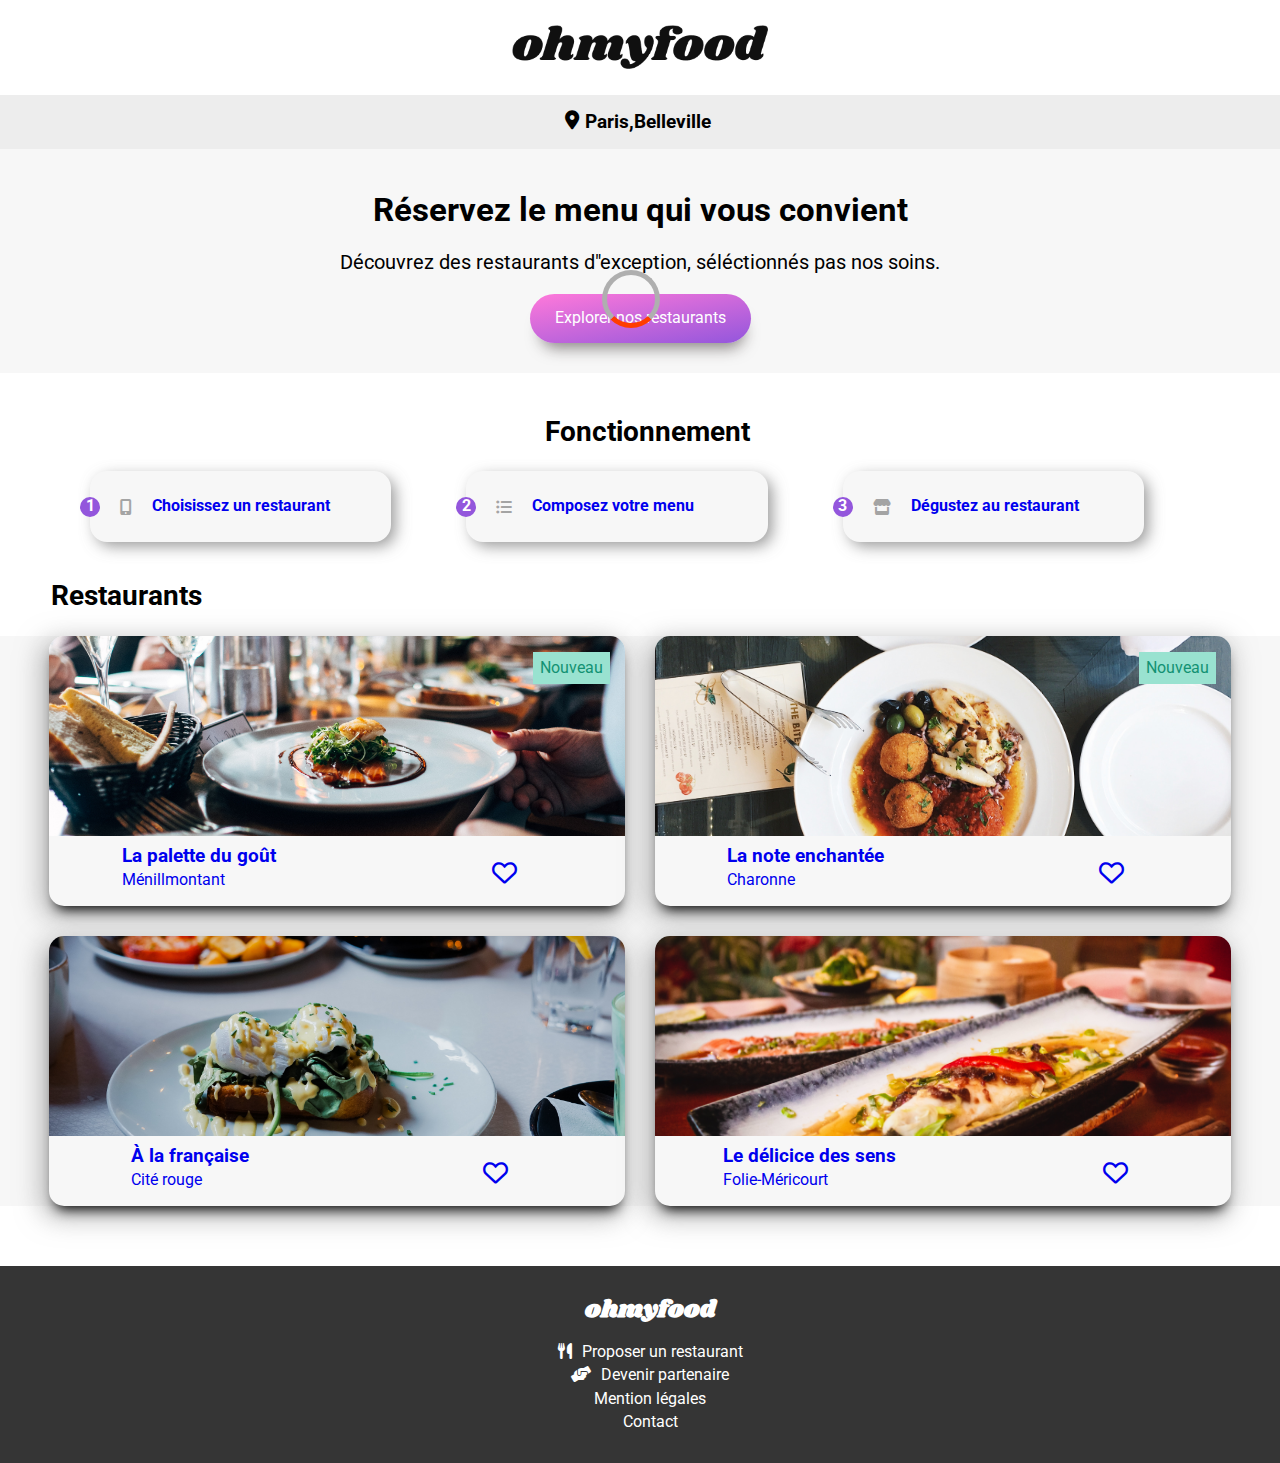
<file: index.html>
<!doctype html>
<html lang="fr">
<head>
    <meta charset="utf-8">
    <meta name="viewport" content="width=device-width, initial-scale=1">
    <title>ohmyfood</title>
    <link rel="stylesheet" href="https://cdnjs.cloudflare.com/ajax/libs/font-awesome/6.0.0/css/all.min.css" integrity="sha512-9usAa10IRO0HhonpyAIVpjrylPvoDwiPUiKdWk5t3PyolY1cOd4DSE0Ga+ri4AuTroPR5aQvXU9xC6qOPnzFeg==" crossorigin="anonymous" referrerpolicy="no-referrer" />
    <link rel="stylesheet" href="Normalize.css">
    <link rel="preconnect" href="https://fonts.googleapis.com">
    <link rel="preconnect" href="https://fonts.gstatic.com" crossorigin>
    <link href="https://fonts.googleapis.com/css2?family=Roboto:wght@300;400;500;700;900&family=Shrikhand&display=swap" rel="stylesheet">
    <link rel="stylesheet" href="./css/style.css">
</head>
<body>
    <section class="loader"><span class="loader-1"> </span></section>
   <div class="content">
    <header>
        <img src="./Maquettes%20Ohmyfood/images/logo/ohmyfood.png" alt="logo">
    </header>
    <section>
        <div class="location">
            <label for="location__input">
                <i class="fa-solid fa-location-dot"></i>
            </label>
                <input type="text" name="ville" id="location__input" class="location__input" value="Paris,Belleville"/>
        </div>
        <div class="reserver">
            <h1>
                Réservez le menu qui vous convient
            </h1>
            <p>
                Découvrez des restaurants d"exception, séléctionnés pas nos soins.
            </p>
            <button class="button">
                Explorer nos restaurants
            </button>
        </div>
    </section>
    <section class="working">
        <h2>
            Fonctionnement
        </h2>
        <div class="working__queries">
        <a href="#" class="working__step">
            <span>1</span>
            <i class="fa-solid fa-mobile-screen-button"></i>
            <p>Choisissez un restaurant</p>
        </a>
        <a href="#" class="working__step">
            <span>2</span>
            <i class="fa-solid fa-list-ul"></i>
            <p>Composez votre menu</p>
        </a>
        <a href="#" class="working__step">
            <span>3</span>
            <i class="fa-solid fa-store"></i>
            <p>Dégustez au restaurant</p>
        </a>
        </div>
    </section>
    <section class="restaurants">
        <h2> Restaurants </h2>
        <div class="cards">
            <a href="la-palette-du-gout.html" class="cards__item">
                <img src="Maquettes%20Ohmyfood/images/restaurants/jay-wennington-N_Y88TWmGwA-unsplash.jpg" alt="palette du gout">
                <p class="cards__item--new">Nouveau</p>
                <div class="cards__item--content">
                    <div>
                        <h3>La palette du goût</h3>
                        <p>Ménillmontant</p>
                    </div>
                    <div class="heart">
                        <i class="fa-regular fa-heart"><i class="fa-solid fa-heart"></i></i>
                    </div>
                </div>
            </a>
            <a href="la-note-enchantee.html" class="cards__item">
                <img src="Maquettes%20Ohmyfood/images/restaurants/stil-u2Lp8tXIcjw-unsplash.jpg" alt="note enchantée">
                <p class="cards__item--new">Nouveau</p>
                <div class="cards__item--content">
                  <div>
                    <h3>La note enchantée</h3>
                    <p>Charonne</p>
                  </div>
                    <div class="heart">
                        <i class="fa-regular fa-heart"><i class="fa-solid fa-heart"></i></i>
                    </div>
                </div>
            </a>
            <a href="a-la-française.html" class="cards__item">
                <img src="Maquettes%20Ohmyfood/images/restaurants/toa-heftiba-DQKerTsQwi0-unsplash.jpg" alt="francase">
                <div class="cards__item--content">
                  <div>
                    <h3>À la française</h3>
                    <p>Cité rouge</p>
                  </div>
                    <div class="heart">
                        <i class="fa-regular fa-heart"><i class="fa-solid fa-heart"></i></i>
                    </div>
                </div>
            </a>
            <a href="le-delice-des-sens.html" class="cards__item">
                <img src="Maquettes%20Ohmyfood/images/restaurants/louis-hansel-shotsoflouis-qNBGVyOCY8Q-unsplash.jpg" alt="delice des sens">
                <div class="cards__item--content">
                  <div>
                    <h3>Le délicice des sens</h3>
                    <p>Folie-Méricourt</p>
                  </div>
                    <div class="heart">
                        <i class="fa-regular fa-heart"><i class="fa-solid fa-heart"></i></i>
                    </div>
                </div>
            </a>
        </div>
    </section>
    <footer>
       <h2>ohmyfood</h2>
        <ul>
            <li><i class="fa-solid fa-utensils"></i><a href="#">Proposer un restaurant</a></li>
            <li><i class="fa-solid fa-handshake-angle"></i><a href="#">Devenir partenaire</a></li>
            <li><a href="#">Mention légales</a></li>
            <li><a href="mailto:jeanpierre@gmail.com">Contact</a></li>
        </ul>
    </footer>
   </div>
</body>
</html>
</file>
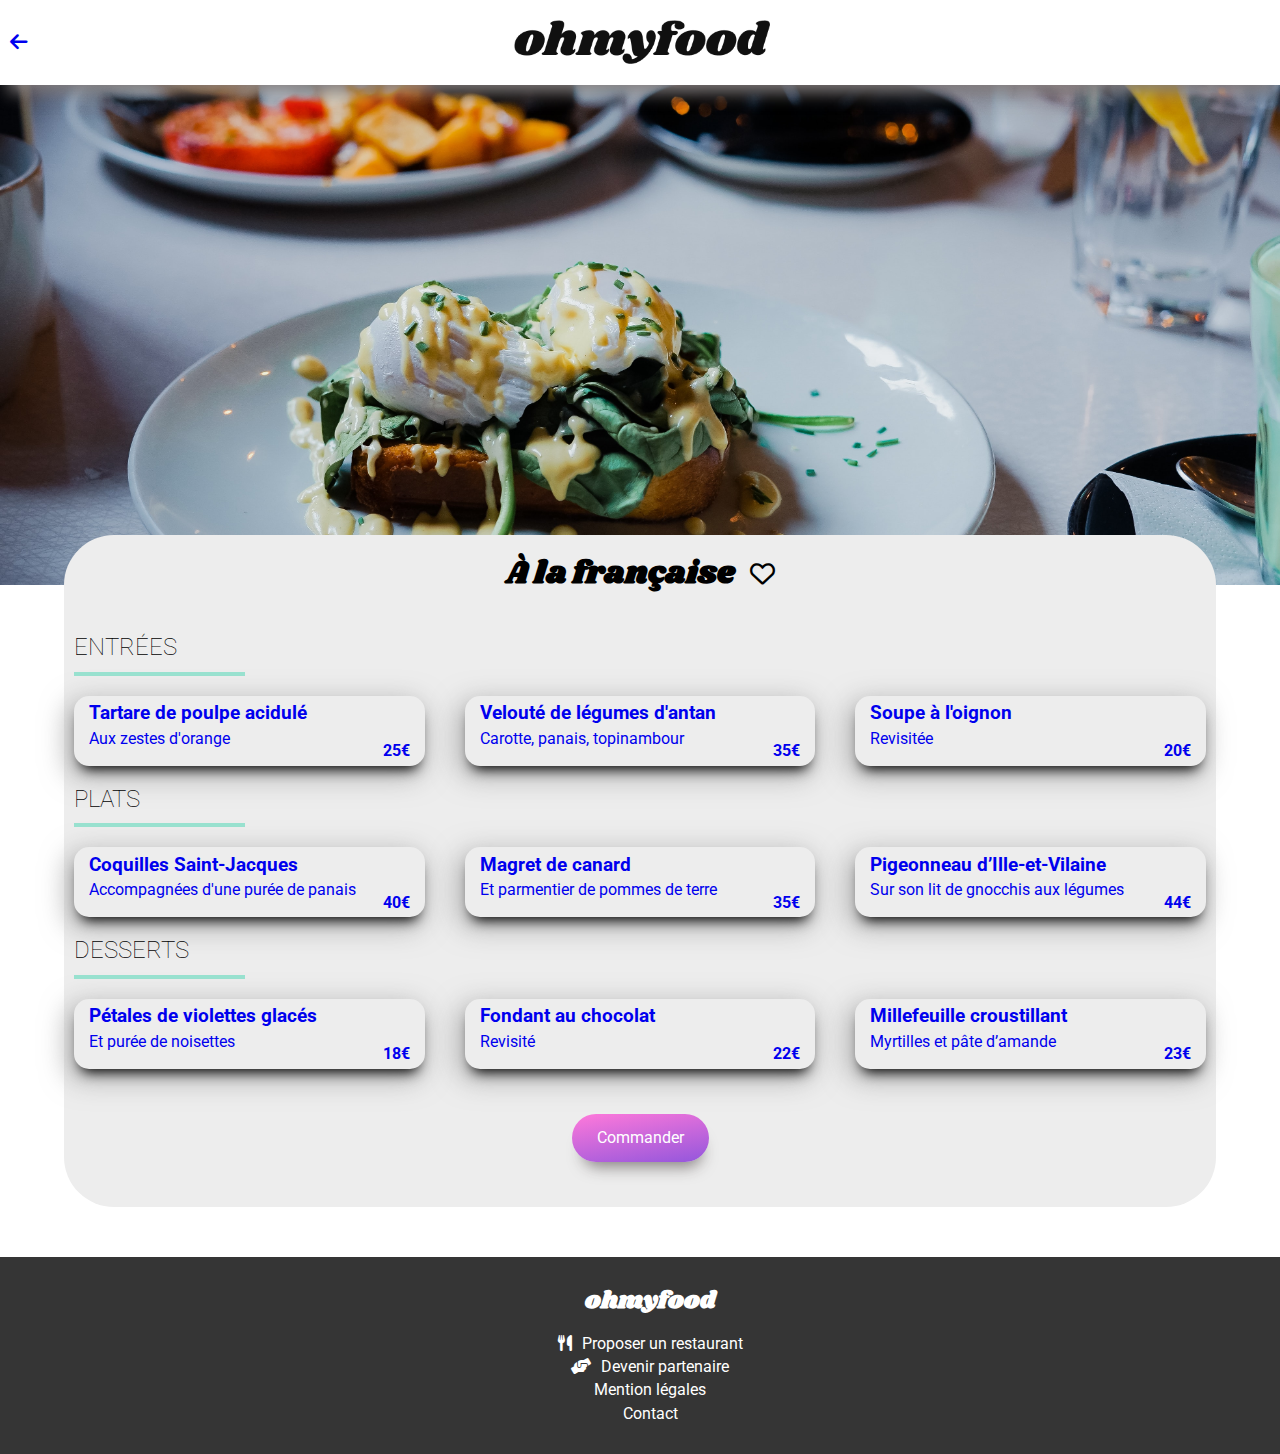
<file: a-la-française.html>
<!DOCTYPE html>
<html lang="fr">
<head>
    <meta charset="utf-8">
    <meta name="viewport" content="width=device-width, initial-scale=1">
    <title>Restaurant</title>
    <link rel="stylesheet" href="https://cdnjs.cloudflare.com/ajax/libs/font-awesome/6.0.0/css/all.min.css" integrity="sha512-9usAa10IRO0HhonpyAIVpjrylPvoDwiPUiKdWk5t3PyolY1cOd4DSE0Ga+ri4AuTroPR5aQvXU9xC6qOPnzFeg==" crossorigin="anonymous" referrerpolicy="no-referrer" />
    <link rel="stylesheet" href="Normalize.css">
    <link rel="preconnect" href="https://fonts.googleapis.com">
    <link rel="preconnect" href="https://fonts.gstatic.com" crossorigin>
    <link href="https://fonts.googleapis.com/css2?family=Roboto:wght@300;400;500;700;900&family=Shrikhand&display=swap" rel="stylesheet">
    <link rel="stylesheet" href="./css/style.css">
</head>
<body>
    <header class="enteteresto">
        <a href="./index.html"><i class="fa-solid fa-arrow-left"></i></a>
        <img src="./Maquettes%20Ohmyfood/images/logo/ohmyfood.png" alt="logo" class="logo">
    </header>

    <img src="./Maquettes%20Ohmyfood/images/restaurants/toa-heftiba-DQKerTsQwi0-unsplash.jpg" alt="A la francaise" class="imgresto">
    <div class="main">
    <section>
        <div class="title">
            <h1>À la française</h1>
            <div class="heart">
                <i class="fa-regular fa-heart"><i class="fa-solid fa-heart"></i></i>
            </div>
        </div>
        <h2 class="menutitle">Entrées</h2>
        <div class="menu">
        <a href="#" class="menu__box">
            <div class="menu__box--content">
                <div class="menu__box--texte">
                    <h3>Tartare de poulpe acidulé</h3>
                    <p>Aux zestes d'orange</p>
                </div>
                <div class="menu__box--prix">25€</div>
            </div>
            <div class="menu__box--check"><i class="fa-solid fa-circle-check"></i></div>
        </a>
        <a href="#" class="menu__box">
            <div class="menu__box--content">
                <div class="menu__box--texte">
                    <h3>Velouté de légumes d'antan</h3>
                    <p> Carotte, panais, topinambour</p>
                </div>
                 <div class="menu__box--prix">35€</div>
             </div>
            <div class="menu__box--check"><i class="fa-solid fa-circle-check"></i></div>
        </a>
        <a href="#" class="menu__box">
            <div class="menu__box--content">
              <div class="menu__box--texte">
                <h3>Soupe à l'oignon</h3>
                <p>Revisitée</p>
              </div>
                <div class="menu__box--prix">20€</div>
            </div>
            <div class="menu__box--check"><i class="fa-solid fa-circle-check"></i></div>
        </a>
        </div>
    </section>
    <section>
        <h2 class="menutitle">Plats</h2>
        <div class="menu">
            <a href="#" class="menu__box">
                <div class="menu__box--content">
                    <div class="menu__box--texte">
                        <h3>Coquilles Saint-Jacques</h3>
                        <p>Accompagnées d'une purée de panais</p>
                    </div>
                   <div class="menu__box--prix">40€</div>
                </div>
                <div class="menu__box--check"><i class="fa-solid fa-circle-check"></i></div>
            </a>
            <a href="#" class="menu__box">
                <div class="menu__box--content">
                    <div class="menu__box--texte">
                        <h3>Magret de canard</h3>
                        <p>Et parmentier de pommes de terre</p>
                     </div>
                    <div class="menu__box--prix">35€</div>
                </div>
                <div class="menu__box--check"><i class="fa-solid fa-circle-check"></i></div>
            </a>
            <a href="#" class="menu__box">
                <div class="menu__box--content">
                    <div class="menu__box--texte">
                        <h3>Pigeonneau d’Ille-et-Vilaine</h3>
                        <p>Sur son lit de gnocchis aux légumes</p>
                    </div>
                    <div class="menu__box--prix">44€</div>
                </div>
                <div class="menu__box--check"><i class="fa-solid fa-circle-check"></i></div>
            </a>
        </div>
    </section>
    <section>
        <h2 class="menutitle">Desserts</h2>
        <div class="menu">
            <a href="#" class="menu__box">
                <div class="menu__box--content">
                    <div class="menu__box--texte">
                        <h3>Pétales de violettes glacés</h3>
                        <p>Et purée de noisettes</p>
                    </div>
                    <div class="menu__box--prix" >18€</div>
                 </div>
                <div class="menu__box--check"><i class="fa-solid fa-circle-check"></i></div>
            </a>
            <a href="#" class="menu__box">
                <div class="menu__box--content">
                    <div class="menu__box--texte">
                        <h3>Fondant au chocolat</h3>
                        <p>Revisité</p>
                    </div>
                    <div class="menu__box--prix"> 22€</div>
                </div>
                <div class="menu__box--check"><i class="fa-solid fa-circle-check"></i></div>
            </a>
            <a href="#" class="menu__box">
                <div class="menu__box--content">
                    <div class="menu__box--texte">
                        <h3>Millefeuille croustillant</h3>
                        <p>Myrtilles et pâte d’amande</p>
                    </div>
                    <div class="menu__box--prix">23€</div>
                </div>
                <div class="menu__box--check"><i class="fa-solid fa-circle-check"></i></div>
            </a>
        </div>
        <div class="btn-resto">
        <button class="button">
            Commander
        </button>
        </div>
    </section>
    </div>
    <footer>
        <h2>ohmyfood</h2>
        <ul>
            <li><i class="fa-solid fa-utensils"></i><a href="#">Proposer un restaurant</a></li>
            <li><i class="fa-solid fa-handshake-angle"></i><a href="#">Devenir partenaire</a></li>
            <li><a href="#">Mention légales</a></li>
            <li><a href="mailto:jeanpierre@gmail.com">Contact</a></li>
        </ul>
    </footer>
</body>
</html>
</file>
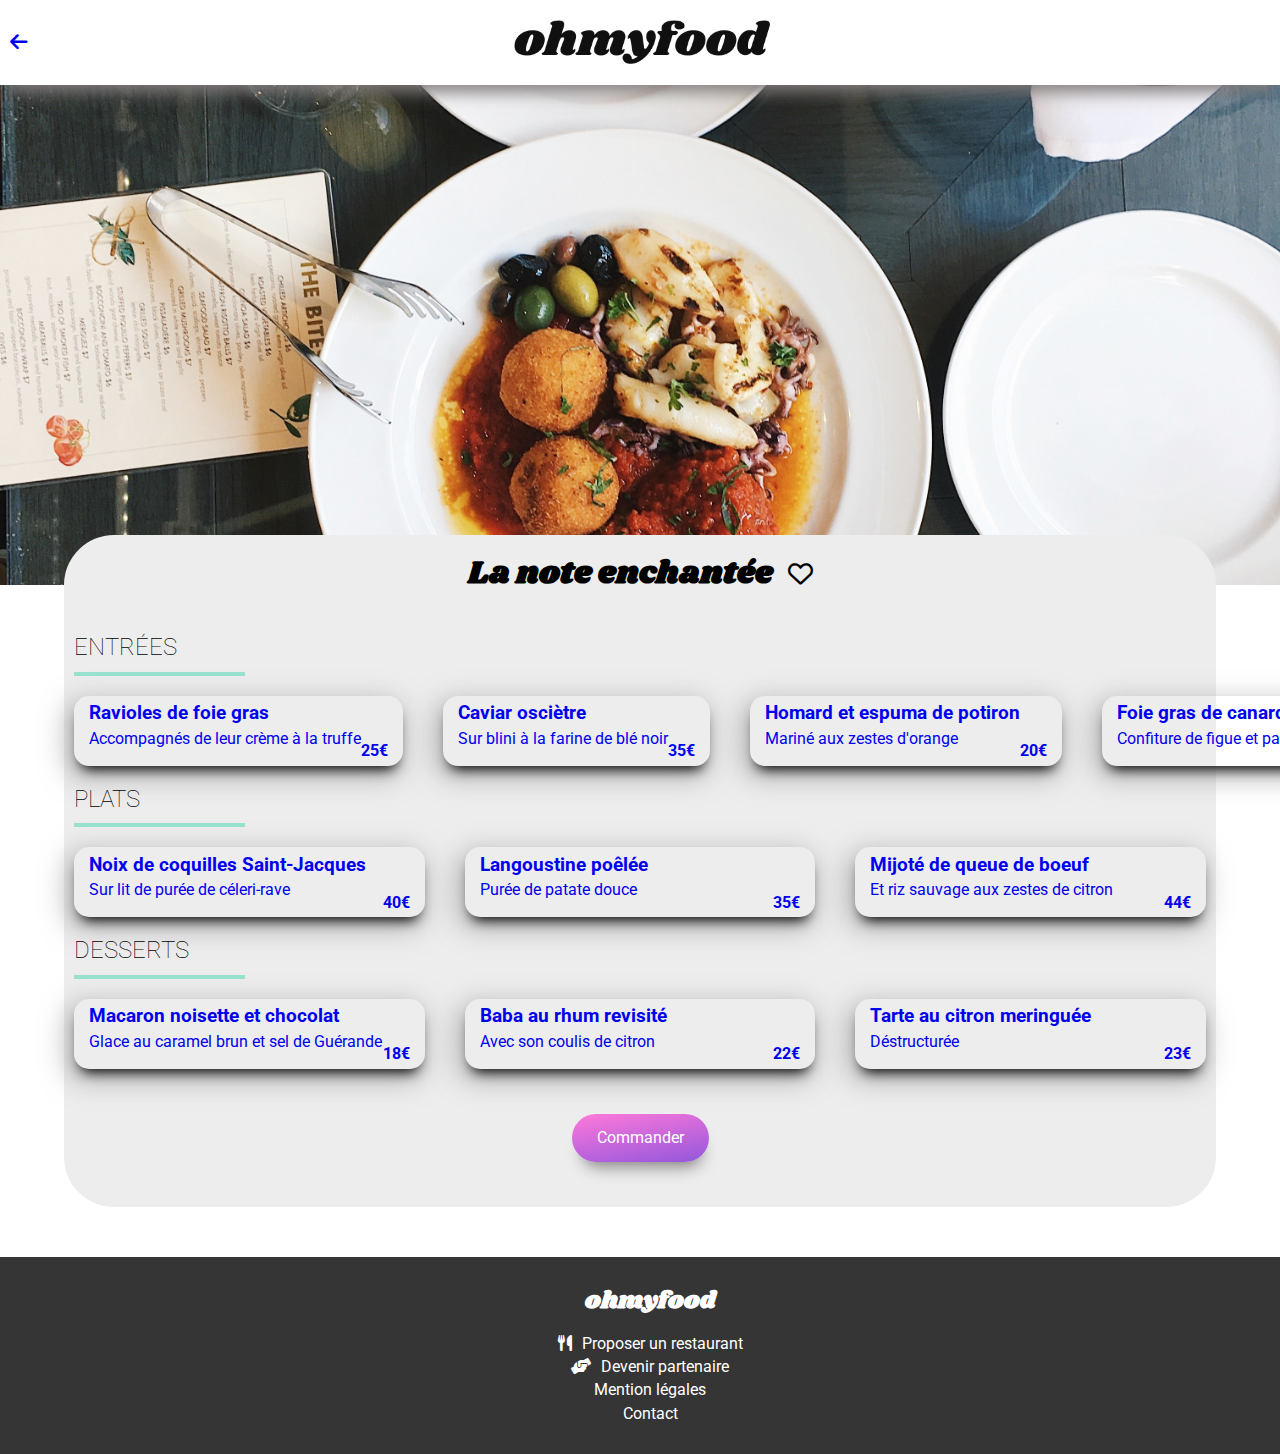
<file: la-note-enchantee.html>
<!DOCTYPE html>
<html lang="fr">
<head>
    <meta charset="utf-8">
    <meta name="viewport" content="width=device-width, initial-scale=1">
    <title>Restaurant</title>
    <link rel="stylesheet" href="https://cdnjs.cloudflare.com/ajax/libs/font-awesome/6.0.0/css/all.min.css" integrity="sha512-9usAa10IRO0HhonpyAIVpjrylPvoDwiPUiKdWk5t3PyolY1cOd4DSE0Ga+ri4AuTroPR5aQvXU9xC6qOPnzFeg==" crossorigin="anonymous" referrerpolicy="no-referrer" />
    <link rel="stylesheet" href="Normalize.css">
    <link rel="preconnect" href="https://fonts.googleapis.com">
    <link rel="preconnect" href="https://fonts.gstatic.com" crossorigin>
    <link href="https://fonts.googleapis.com/css2?family=Roboto:wght@300;400;500;700;900&family=Shrikhand&display=swap" rel="stylesheet">
    <link rel="stylesheet" href="./css/style.css">
</head>
<body>
<header class="enteteresto">
    <a href="./index.html"><i class="fa-solid fa-arrow-left"></i></a>
    <img src="./Maquettes%20Ohmyfood/images/logo/ohmyfood.png" alt="logo" class="logo">
</header>

<img src="./Maquettes%20Ohmyfood/images/restaurants/stil-u2Lp8tXIcjw-unsplash.jpg" alt="La note enchantée" class="imgresto">
<div class="main">
    <section>
        <div class="title">
            <h1>La note enchantée</h1>
            <div class="heart">
                <i class="fa-regular fa-heart"><i class="fa-solid fa-heart"></i></i>
            </div>
        </div>
        <h2 class="menutitle">Entrées</h2>
        <div class="menu">
            <a href="#" class="menu__box">
                <div class="menu__box--content">
                    <div class="menu__box--texte">
                        <h3>Ravioles de foie gras </h3>
                        <p>Accompagnés de leur crème à la truffe</p>
                    </div>
                    <div class="menu__box--prix">25€</div>
                </div>
                <div class="menu__box--check"><i class="fa-solid fa-circle-check"></i></div>
            </a>
            <a href="#" class="menu__box">
                <div class="menu__box--content">
                    <div class="menu__box--texte">
                        <h3>Caviar osciètre</h3>
                        <p> Sur blini à la farine de blé noir</p>
                    </div>
                    <div class="menu__box--prix">35€</div>
                </div>
                <div class="menu__box--check"><i class="fa-solid fa-circle-check"></i></div>
            </a>
            <a href="#" class="menu__box">
                <div class="menu__box--content">
                    <div class="menu__box--texte">
                        <h3>Homard et espuma de potiron</h3>
                        <p>Mariné aux zestes d'orange</p>
                    </div>
                    <div class="menu__box--prix">20€</div>
                </div>
                <div class="menu__box--check"><i class="fa-solid fa-circle-check"></i></div>
            </a>
            <a href="#" class="menu__box">
                <div class="menu__box--content">
                    <div class="menu__box--texte">
                        <h3>Foie gras de canard cuit entier</h3>
                        <p>Confiture de figue et pain toasté</p>
                    </div>
                    <div class="menu__box--prix">35€</div>
                </div>
                <div class="menu__box--check"><i class="fa-solid fa-circle-check"></i></div>
            </a>
        </div>
    </section>
    <section>
        <h2 class="menutitle">Plats</h2>
        <div class="menu">
            <a href="#" class="menu__box">
                <div class="menu__box--content">
                    <div class="menu__box--texte">
                        <h3>Noix de coquilles Saint-Jacques</h3>
                        <p>Sur lit de purée de céleri-rave</p>
                    </div>
                    <div class="menu__box--prix">40€</div>
                </div>
                <div class="menu__box--check"><i class="fa-solid fa-circle-check"></i></div>
            </a>
            <a href="#" class="menu__box">
                <div class="menu__box--content">
                    <div class="menu__box--texte">
                        <h3>Langoustine poêlée</h3>
                        <p>Purée de patate douce</p>
                    </div>
                    <div class="menu__box--prix">35€</div>
                </div>
                <div class="menu__box--check"><i class="fa-solid fa-circle-check"></i></div>
            </a>
            <a href="#" class="menu__box">
                <div class="menu__box--content">
                    <div class="menu__box--texte">
                        <h3>Mijoté de queue de boeuf </h3>
                        <p>Et riz sauvage aux zestes de citron</p>
                    </div>
                    <div class="menu__box--prix">44€</div>
                </div>
                <div class="menu__box--check"><i class="fa-solid fa-circle-check"></i></div>
            </a>
        </div>
    </section>
    <section>
        <h2 class="menutitle">Desserts</h2>
        <div class="menu">
            <a href="#" class="menu__box">
                <div class="menu__box--content">
                    <div class="menu__box--texte">
                        <h3>Macaron noisette et chocolat</h3>
                        <p>Glace au caramel brun et sel de Guérande</p>
                    </div>
                    <div class="menu__box--prix" >18€</div>
                </div>
                <div class="menu__box--check"><i class="fa-solid fa-circle-check"></i></div>
            </a>
            <a href="#" class="menu__box">
                <div class="menu__box--content">
                    <div class="menu__box--texte">
                        <h3>Baba au rhum revisité </h3>
                        <p>Avec son coulis de citron</p>
                    </div>
                    <div class="menu__box--prix"> 22€</div>
                </div>
                <div class="menu__box--check"><i class="fa-solid fa-circle-check"></i></div>
            </a>
            <a href="#" class="menu__box">
                <div class="menu__box--content">
                    <div class="menu__box--texte">
                        <h3>Tarte au citron meringuée </h3>
                        <p>Déstructurée</p>
                    </div>
                    <div class="menu__box--prix">23€</div>
                </div>
                <div class="menu__box--check"><i class="fa-solid fa-circle-check"></i></div>
            </a>
        </div>
        <div class="btn-resto">
            <button class="button">
                Commander
            </button>
        </div>
    </section>
</div>
<footer>
    <h2>ohmyfood</h2>
    <ul>
        <li><i class="fa-solid fa-utensils"></i><a href="#">Proposer un restaurant</a></li>
        <li><i class="fa-solid fa-handshake-angle"></i><a href="#">Devenir partenaire</a></li>
        <li><a href="#">Mention légales</a></li>
        <li><a href="mailto:jeanpierre@gmail.com">Contact</a></li>
    </ul>
</footer>
</body>
</html>
</file>
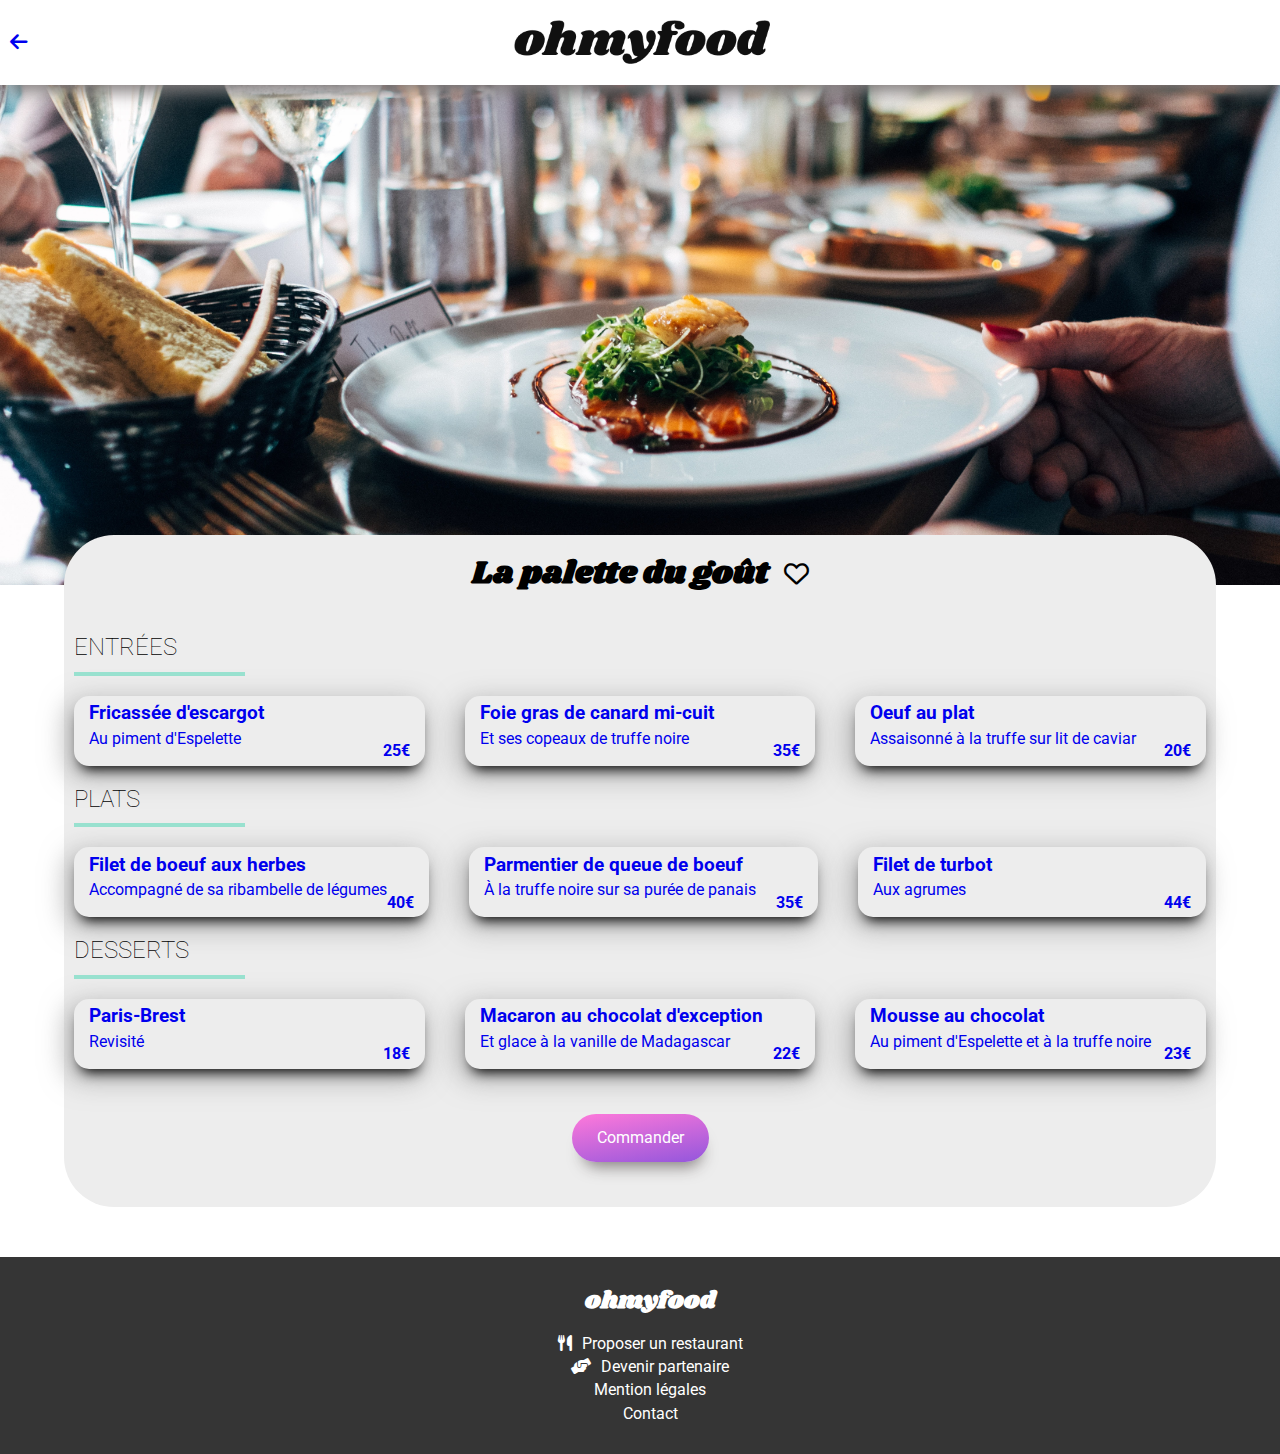
<file: la-palette-du-gout.html>
<!DOCTYPE html>
<html lang="fr">
<head>
    <meta charset="utf-8">
    <meta name="viewport" content="width=device-width, initial-scale=1">
    <title>Restaurant</title>
    <link rel="stylesheet" href="https://cdnjs.cloudflare.com/ajax/libs/font-awesome/6.0.0/css/all.min.css" integrity="sha512-9usAa10IRO0HhonpyAIVpjrylPvoDwiPUiKdWk5t3PyolY1cOd4DSE0Ga+ri4AuTroPR5aQvXU9xC6qOPnzFeg==" crossorigin="anonymous" referrerpolicy="no-referrer" />
    <link rel="stylesheet" href="Normalize.css">
    <link rel="preconnect" href="https://fonts.googleapis.com">
    <link rel="preconnect" href="https://fonts.gstatic.com" crossorigin>
    <link href="https://fonts.googleapis.com/css2?family=Roboto:wght@300;400;500;700;900&family=Shrikhand&display=swap" rel="stylesheet">
    <link rel="stylesheet" href="./css/style.css">
</head>
<body>
<header class="enteteresto">
    <a href="./index.html"><i class="fa-solid fa-arrow-left"></i></a>
    <img src="./Maquettes%20Ohmyfood/images/logo/ohmyfood.png" alt="logo" class="logo">
</header>

<img src="./Maquettes%20Ohmyfood/images/restaurants/jay-wennington-N_Y88TWmGwA-unsplash.jpg" alt="la palette du gout" class="imgresto">
<div class="main">
    <section>
        <div class="title">
            <h1>La palette du goût</h1>
            <div class="heart">
                <i class="fa-regular fa-heart"><i class="fa-solid fa-heart"></i></i>
            </div>
        </div>
        <h2 class="menutitle">Entrées</h2>
        <div class="menu">
            <a href="#" class="menu__box">
                <div class="menu__box--content">
                    <div class="menu__box--texte">
                        <h3>Fricassée d'escargot</h3>
                        <p>Au piment d'Espelette </p>
                    </div>
                    <div class="menu__box--prix">25€</div>
                </div>
                <div class="menu__box--check"><i class="fa-solid fa-circle-check"></i></div>
            </a>
            <a href="#" class="menu__box">
                <div class="menu__box--content">
                    <div class="menu__box--texte">
                        <h3>Foie gras de canard mi-cuit</h3>
                        <p> Et ses copeaux de truffe noire</p>
                    </div>
                    <div class="menu__box--prix">35€</div>
                </div>
                <div class="menu__box--check"><i class="fa-solid fa-circle-check"></i></div>
            </a>
            <a href="#" class="menu__box">
                <div class="menu__box--content">
                    <div class="menu__box--texte">
                        <h3>Oeuf au plat</h3>
                        <p>Assaisonné à la truffe sur lit de caviar</p>
                    </div>
                    <div class="menu__box--prix">20€</div>
                </div>
                <div class="menu__box--check"><i class="fa-solid fa-circle-check"></i></div>
            </a>
        </div>
    </section>
    <section>
        <h2 class="menutitle">Plats</h2>
        <div class="menu">
            <a href="#" class="menu__box">
                <div class="menu__box--content">
                    <div class="menu__box--texte">
                        <h3>Filet de boeuf aux herbes</h3>
                        <p>Accompagné de sa ribambelle de légumes</p>
                    </div>
                    <div class="menu__box--prix">40€</div>
                </div>
                <div class="menu__box--check"><i class="fa-solid fa-circle-check"></i></div>
            </a>
            <a href="#" class="menu__box">
                <div class="menu__box--content">
                    <div class="menu__box--texte">
                        <h3>Parmentier de queue de boeuf</h3>
                        <p>À la truffe noire sur sa purée de panais</p>
                    </div>
                    <div class="menu__box--prix">35€</div>
                </div>
                <div class="menu__box--check"><i class="fa-solid fa-circle-check"></i></div>
            </a>
            <a href="#" class="menu__box">
                <div class="menu__box--content">
                    <div class="menu__box--texte">
                        <h3>Filet de turbot</h3>
                        <p>Aux agrumes</p>
                    </div>
                    <div class="menu__box--prix">44€</div>
                </div>
                <div class="menu__box--check"><i class="fa-solid fa-circle-check"></i></div>
            </a>
        </div>
    </section>
    <section>
        <h2 class="menutitle">Desserts</h2>
        <div class="menu">
            <a href="#" class="menu__box">
                <div class="menu__box--content">
                    <div class="menu__box--texte">
                        <h3>Paris-Brest</h3>
                        <p>Revisité</p>
                    </div>
                    <div class="menu__box--prix" >18€</div>
                </div>
                <div class="menu__box--check"><i class="fa-solid fa-circle-check"></i></div>
            </a>
            <a href="#" class="menu__box">
                <div class="menu__box--content">
                    <div class="menu__box--texte">
                        <h3>Macaron au chocolat d'exception </h3>
                        <p>Et glace à la vanille de Madagascar</p>
                    </div>
                    <div class="menu__box--prix"> 22€</div>
                </div>
                <div class="menu__box--check"><i class="fa-solid fa-circle-check"></i></div>
            </a>
            <a href="#" class="menu__box">
                <div class="menu__box--content">
                    <div class="menu__box--texte">
                        <h3>Mousse au chocolat</h3>
                        <p>Au piment d'Espelette et à la truffe noire</p>
                    </div>
                    <div class="menu__box--prix">23€</div>
                </div>
                <div class="menu__box--check"><i class="fa-solid fa-circle-check"></i></div>
            </a>
        </div>
        <div class="btn-resto">
            <button class="button">
                Commander
            </button>
        </div>
    </section>
</div>
<footer>
    <h2>ohmyfood</h2>
    <ul>
        <li><i class="fa-solid fa-utensils"></i><a href="#">Proposer un restaurant</a></li>
        <li><i class="fa-solid fa-handshake-angle"></i><a href="#">Devenir partenaire</a></li>
        <li><a href="#">Mention légales</a></li>
        <li><a href="mailto:jeanpierre@gmail.com">Contact</a></li>
    </ul>
</footer>
</body>
</html>
</file>
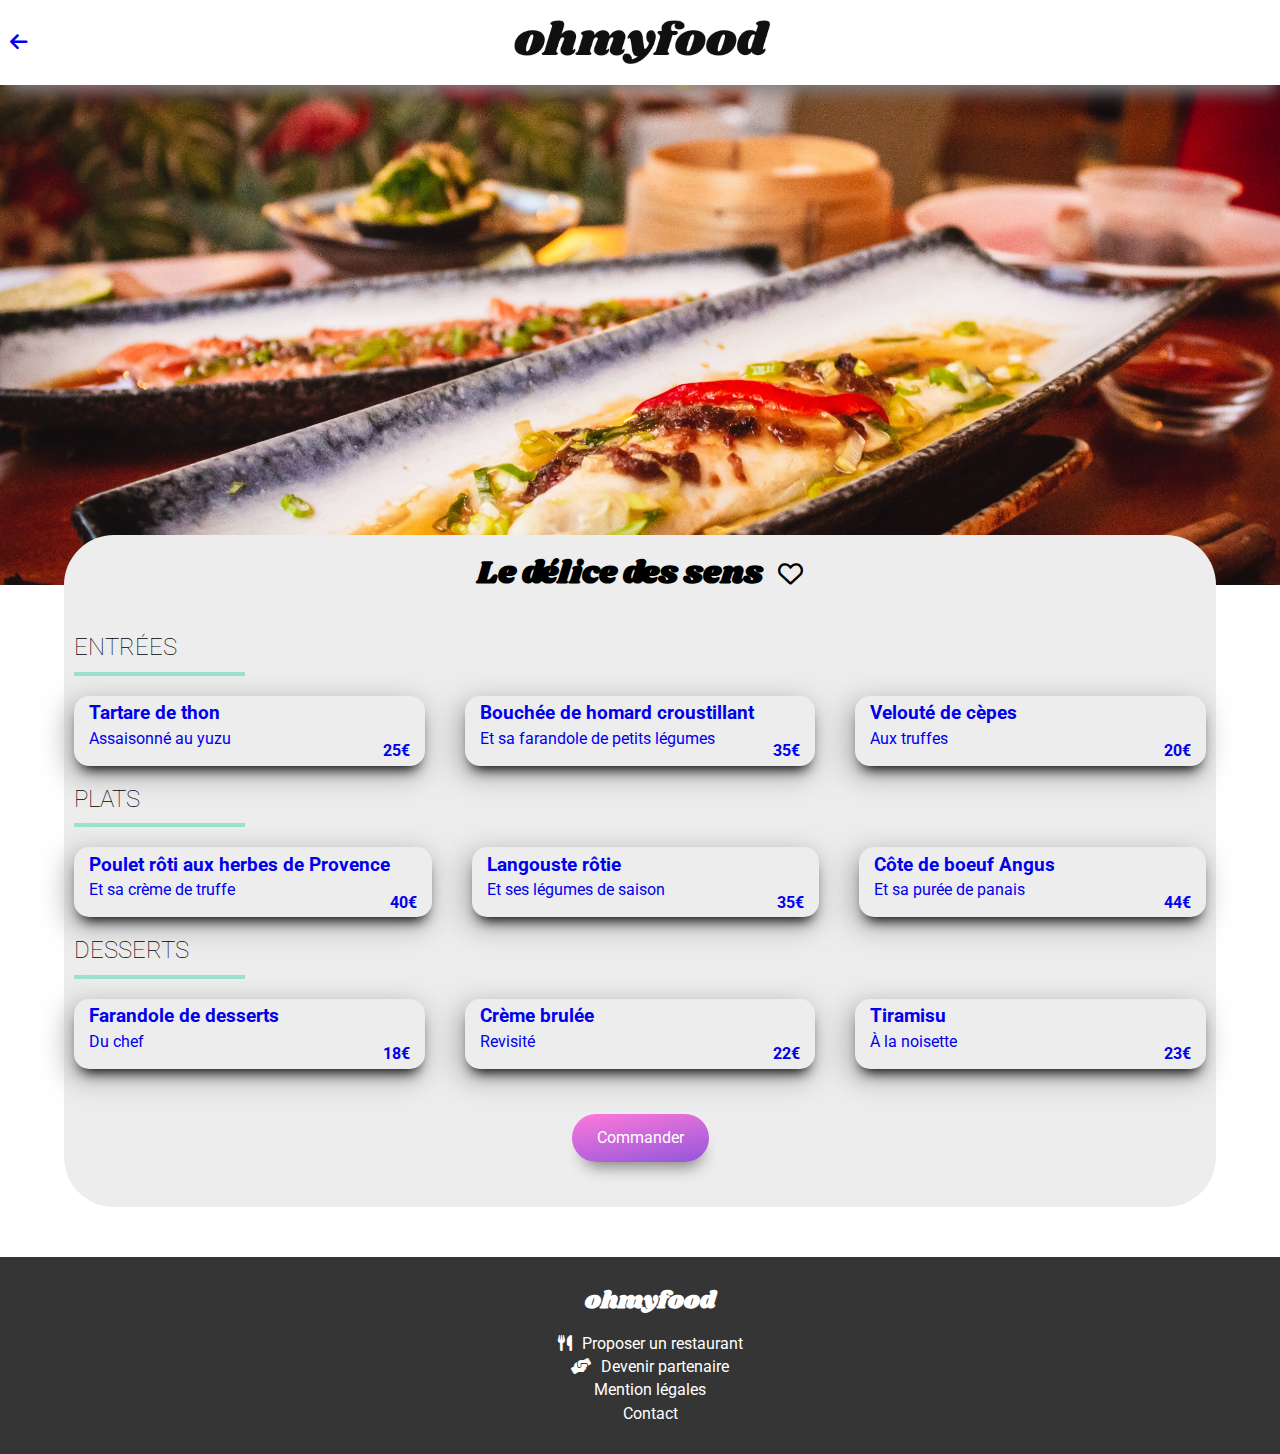
<file: le-delice-des-sens.html>
<!DOCTYPE html>
<html lang="fr">
<head>
    <meta charset="utf-8">
    <meta name="viewport" content="width=device-width, initial-scale=1">
    <title>Restaurant</title>
    <link rel="stylesheet" href="https://cdnjs.cloudflare.com/ajax/libs/font-awesome/6.0.0/css/all.min.css" integrity="sha512-9usAa10IRO0HhonpyAIVpjrylPvoDwiPUiKdWk5t3PyolY1cOd4DSE0Ga+ri4AuTroPR5aQvXU9xC6qOPnzFeg==" crossorigin="anonymous" referrerpolicy="no-referrer" />
    <link rel="stylesheet" href="Normalize.css">
    <link rel="preconnect" href="https://fonts.googleapis.com">
    <link rel="preconnect" href="https://fonts.gstatic.com" crossorigin>
    <link href="https://fonts.googleapis.com/css2?family=Roboto:wght@300;400;500;700;900&family=Shrikhand&display=swap" rel="stylesheet">
    <link rel="stylesheet" href="./css/style.css">
</head>
<body>
<header class="enteteresto">
    <a href="./index.html"><i class="fa-solid fa-arrow-left"></i></a>
    <img src="./Maquettes%20Ohmyfood/images/logo/ohmyfood.png" alt="logo" class="logo">
</header>

<img src="./Maquettes%20Ohmyfood/images/restaurants/louis-hansel-shotsoflouis-qNBGVyOCY8Q-unsplash.jpg" alt="le delice des sens" class="imgresto">
<div class="main">
    <section>
        <div class="title">
            <h1>Le délice des sens</h1>
            <div class="heart">
                <i class="fa-regular fa-heart"><i class="fa-solid fa-heart"></i></i>
            </div>
        </div>
        <h2 class="menutitle">Entrées</h2>
        <div class="menu">
            <a href="#" class="menu__box">
                <div class="menu__box--content">
                    <div class="menu__box--texte">
                        <h3>Tartare de thon</h3>
                        <p>Assaisonné au yuzu</p>
                    </div>
                    <div class="menu__box--prix">25€</div>
                </div>
                <div class="menu__box--check"><i class="fa-solid fa-circle-check"></i></div>
            </a>
            <a href="#" class="menu__box">
                <div class="menu__box--content">
                    <div class="menu__box--texte">
                        <h3>Bouchée de homard croustillant </h3>
                        <p>Et sa farandole de petits légumes</p>
                    </div>
                    <div class="menu__box--prix">35€</div>
                </div>
                <div class="menu__box--check"><i class="fa-solid fa-circle-check"></i></div>
            </a>
            <a href="#" class="menu__box">
                <div class="menu__box--content">
                    <div class="menu__box--texte">
                        <h3>Velouté de cèpes </h3>
                        <p>Aux truffes</p>
                    </div>
                    <div class="menu__box--prix">20€</div>
                </div>
                <div class="menu__box--check"><i class="fa-solid fa-circle-check"></i></div>
            </a>
        </div>
    </section>
    <section>
        <h2 class="menutitle">Plats</h2>
        <div class="menu">
            <a href="#" class="menu__box">
                <div class="menu__box--content">
                    <div class="menu__box--texte">
                        <h3>Poulet rôti aux herbes de Provence </h3>
                        <p>Et sa crème de truffe</p>
                    </div>
                    <div class="menu__box--prix">40€</div>
                </div>
                <div class="menu__box--check"><i class="fa-solid fa-circle-check"></i></div>
            </a>
            <a href="#" class="menu__box">
                <div class="menu__box--content">
                    <div class="menu__box--texte">
                        <h3>Langouste rôtie </h3>
                        <p>Et ses légumes de saison</p>
                    </div>
                    <div class="menu__box--prix">35€</div>
                </div>
                <div class="menu__box--check"><i class="fa-solid fa-circle-check"></i></div>
            </a>
            <a href="#" class="menu__box">
                <div class="menu__box--content">
                    <div class="menu__box--texte">
                        <h3>Côte de boeuf Angus </h3>
                        <p>Et sa purée de panais</p>
                    </div>
                    <div class="menu__box--prix">44€</div>
                </div>
                <div class="menu__box--check"><i class="fa-solid fa-circle-check"></i></div>
            </a>
        </div>
    </section>
    <section>
        <h2 class="menutitle">Desserts</h2>
        <div class="menu">
            <a href="#" class="menu__box">
                <div class="menu__box--content">
                    <div class="menu__box--texte">
                        <h3>Farandole de desserts</h3>
                        <p>Du chef</p>
                    </div>
                    <div class="menu__box--prix" >18€</div>
                </div>
                <div class="menu__box--check"><i class="fa-solid fa-circle-check"></i></div>
            </a>
            <a href="#" class="menu__box">
                <div class="menu__box--content">
                    <div class="menu__box--texte">
                        <h3>Crème brulée </h3>
                        <p>Revisité</p>
                    </div>
                    <div class="menu__box--prix"> 22€</div>
                </div>
                <div class="menu__box--check"><i class="fa-solid fa-circle-check"></i></div>
            </a>
            <a href="#" class="menu__box">
                <div class="menu__box--content">
                    <div class="menu__box--texte">
                        <h3>Tiramisu </h3>
                        <p>À la noisette</p>
                    </div>
                    <div class="menu__box--prix">23€</div>
                </div>
                <div class="menu__box--check"><i class="fa-solid fa-circle-check"></i></div>
            </a>
        </div>
        <div class="btn-resto">
            <button class="button">
                Commander
            </button>
        </div>
    </section>
</div>
<footer>
    <h2>ohmyfood</h2>
    <ul>
        <li><i class="fa-solid fa-utensils"></i><a href="#">Proposer un restaurant</a></li>
        <li><i class="fa-solid fa-handshake-angle"></i><a href="#">Devenir partenaire</a></li>
        <li><a href="#">Mention légales</a></li>
        <li><a href="mailto:jeanpierre@gmail.com">Contact</a></li>
    </ul>
</footer>
</body>
</html>
</file>
<file: css/style.css>
.cards {
  display: flex;
  flex-direction: column;
  align-items: center;
  gap: 20px;
  background-color: #f7f7f7;
  margin-bottom: 60px;
}
.cards__item {
  text-decoration: none;
  position: relative;
  width: 90%;
  height: 20%;
  border-radius: 15px;
  -webkit-box-shadow: 0 10px 13px -7px #000000, -4px 8px 26px 4px rgba(158, 158, 158, 0.72);
  box-shadow: 0 10px 13px -7px #000000, -4px 8px 26px 4px rgba(158, 158, 158, 0.72);
}
.cards__item img {
  width: 100%;
  height: 200px;
  object-fit: cover;
  border-top-left-radius: 15px;
  border-top-right-radius: 15px;
}
.cards__item--new {
  position: absolute;
  top: 0;
  right: 15px;
  background-color: #99E2D0;
  padding: 7px;
  color: #139273;
}
.cards__item--content {
  display: flex;
  justify-content: space-around;
  align-items: center;
}
.cards__item--content h3 {
  margin-top: 6px;
  margin-left: -35px;
}
.cards__item--content p {
  margin-top: -15px;
  margin-left: -35px;
}
.cards__item:visited {
  color: black;
}

@media screen and (min-width: 1000px) {
  .cards {
    display: flex;
    justify-content: center;
    flex-direction: row;
    flex-wrap: wrap;
    width: 100%;
    gap: 30px;
  }
  .cards__item {
    width: 45%;
  }
  .cards__item--content {
    justify-content: space-around;
  }
}
.button {
  transition: all 0.5s ease-in-out;
  padding: 15px 25px;
  border-radius: 30px;
  color: white;
  border: none;
  background: linear-gradient(170deg, #FF79DA, #9356DC);
  -webkit-box-shadow: 2px 14px 15px -9px rgba(130, 125, 125, 0.93);
  box-shadow: 2px 14px 15px -9px rgba(130, 125, 125, 0.93);
}
.button:hover {
  transform: scale(1.2);
}

footer {
  background-color: #353535;
  padding-bottom: 15px;
  padding-top: 20px;
  padding-left: 20px;
}
footer h2 {
  margin-top: 10px;
  font-family: "Shrikhand", sans-serif;
  color: white;
}
footer ul {
  list-style: none;
  margin-top: 15px;
  padding-left: 0;
}
footer ul li {
  margin-top: 5px;
}
footer ul li i {
  color: white;
  margin-right: 10px;
}
footer ul li a {
  text-decoration: none;
  color: white;
}
footer ul li a:visited {
  color: white;
}

@media screen and (min-width: 1000px) {
  footer {
    text-align: center;
  }
}
.heart .fa-regular {
  position: relative;
  font-size: 25px;
}
.heart .fa-regular:hover .fa-solid {
  opacity: 1;
  color: transparent;
  background-clip: text;
  -webkit-background-clip: text;
  background-image: linear-gradient(170deg, #FF79DA, #9356DC);
  transform: scale(1.1);
}
.heart .fa-solid {
  position: absolute;
  top: 0;
  right: 0;
  bottom: 0;
  left: 0;
  opacity: 0;
  transition: all 2s ease-in-out;
  transform: scale(0);
}

/**
 * ----------------------------------------
 * animation fade-in-bottom
 * ----------------------------------------
 */
@-webkit-keyframes fade-in-bottom {
  0% {
    -webkit-transform: translateY(50px);
    transform: translateY(50px);
    opacity: 0;
  }
  100% {
    -webkit-transform: translateY(0);
    transform: translateY(0);
    opacity: 1;
  }
}
@keyframes fade-in-bottom {
  0% {
    -webkit-transform: translateY(50px);
    transform: translateY(50px);
    opacity: 0;
  }
  100% {
    -webkit-transform: translateY(0);
    transform: translateY(0);
    opacity: 1;
  }
}
/**
 * ----------------------------------------
 * animation rotate
 * ----------------------------------------
 */
@keyframes rotate {
  0% {
    transform: rotate(0deg);
  }
  100% {
    transform: rotate(360deg);
  }
}
.menu {
  display: flex;
  flex-direction: column;
  gap: 20px;
  -webkit-animation: fade-in-bottom 2s cubic-bezier(0.39, 0.575, 0.565, 1) both;
  animation: fade-in-bottom 2s cubic-bezier(0.39, 0.575, 0.565, 1) both;
}
.menu__box {
  height: 70px;
  text-decoration: none;
  display: flex;
  align-items: center;
  border-radius: 15px;
  margin-left: 10px;
  margin-right: 10px;
  padding-left: 15px;
  -webkit-box-shadow: 0 10px 13px -7px #000000, -4px 8px 26px 4px rgba(158, 158, 158, 0.72);
  box-shadow: 0 10px 13px -7px #000000, -4px 8px 26px 4px rgba(158, 158, 158, 0.72);
  transition: all 1s;
}
.menu__box:visited {
  color: black;
}
.menu__box:hover {
  justify-content: space-between;
  padding-right: 0;
}
.menu__box:hover .menu__box--check {
  width: 20%;
  height: 100%;
  margin-right: 0;
  opacity: 1;
  transition: all 1s;
  visibility: visible;
  display: flex;
  align-items: center;
  justify-content: center;
  background-color: #99E2D0;
  border-top-right-radius: 15px;
  border-bottom-right-radius: 15px;
}
.menu__box:hover .menu__box--check .fa-circle-check {
  color: white;
  animation: rotate 600ms linear;
}
.menu__box:hover .menu__box--content {
  width: 80%;
  transition: all 1s ease-in-out;
}
.menu__box:hover .menu__box--content .menu__box--texte {
  width: 80%;
}
.menu__box:hover .menu__box--content .menu__box--texte h3 {
  text-overflow: ellipsis;
  overflow: hidden;
  word-break: break-word;
}
.menu__box:hover .menu__box--content .menu__box--texte p {
  text-overflow: ellipsis;
  overflow: hidden;
  word-break: break-word;
}
.menu__box:hover .menu__box--prix {
  justify-content: center;
}
.menu__box--content {
  display: flex;
  justify-content: space-between;
  align-items: flex-end;
  width: 100%;
  padding-bottom: 10px;
  height: 70px;
  white-space: nowrap;
  transition: all 1s ease-in-out;
}
.menu__box--content .menu__box--texte {
  display: flex;
  justify-content: center;
  flex-direction: column;
  height: 70px;
}
.menu__box--content .menu__box--texte h3 {
  font-weight: bold;
  margin: 0;
}
.menu__box--content .menu__box--texte p {
  margin: 5px 0 0 0;
}
.menu__box--check {
  width: 0;
  opacity: 0;
  visibility: hidden;
  transition: all 1s;
  background-color: #99E2D0;
  border-top-right-radius: 15px;
  border-bottom-right-radius: 15px;
  display: flex;
  align-items: center;
  justify-content: center;
  height: 100%;
}
.menu__box--check .fa-circle-check {
  color: white;
  font-size: 28px;
}
.menu__box--prix {
  display: flex;
  justify-content: flex-end;
  width: 20%;
  margin-top: 30px;
  font-weight: bold;
  padding-right: 15px;
}

@media screen and (min-width: 1000px) {
  .menu {
    flex-direction: row;
  }
  .menu__box {
    width: 30%;
  }
}
body {
  font-family: "Roboto", sans-serif;
}

/**
 * ----------------------------------------
 * animation rotate-center
 * ----------------------------------------
 */
@-webkit-keyframes rotate-center {
  0% {
    -webkit-transform: rotate(0);
    transform: rotate(0);
  }
  100% {
    -webkit-transform: rotate(360deg);
    transform: rotate(360deg);
  }
}
@keyframes rotate-center {
  0% {
    -webkit-transform: rotate(0);
    transform: rotate(0);
  }
  100% {
    -webkit-transform: rotate(360deg);
    transform: rotate(360deg);
  }
}
@keyframes appear {
  0% {
    opacity: 0;
  }
  100% {
    opacity: 1;
  }
}
@keyframes diappear {
  0% {
    opacity: 1;
  }
  100% {
    opacity: 0;
  }
}
.loader {
  position: absolute;
  top: 30%;
  left: 40%;
  animation: diappear 3s ease-in-out forwards;
}

.loader-1 {
  width: 48px;
  height: 48px;
  border: 5px solid #afafaf;
  border-bottom-color: #FF3D00;
  border-radius: 50%;
  display: inline-block;
  -webkit-animation: rotation 1s linear infinite;
  animation: rotate-center 1s linear infinite;
}

.content {
  animation: appear 3s ease-in-out;
}

header {
  display: flex;
  justify-content: center;
  border-bottom: white 1px solid;
  -webkit-box-shadow: 2px 14px 15px -6px rgba(130, 125, 125, 0.93);
  box-shadow: 2px 14px 15px -6px rgba(130, 125, 125, 0.93);
}
header img {
  width: 50%;
  margin-bottom: 25px;
  margin-top: 25px;
}

.location {
  background-color: #ededed;
  display: flex;
  justify-content: center;
  padding-top: 15px;
  padding-bottom: 15px;
  font-size: 19px;
}
.location__input {
  background-color: #ededed;
  width: 35%;
  border: none;
  margin-left: 4px;
  font-weight: bold;
}

.reserver {
  background-color: #f7f7f7;
  padding-top: 20px;
  padding-bottom: 30px;
  text-align: center;
}
.reserver h1 {
  font-weight: bold;
  font-size: 33px;
}
.reserver p {
  font-size: 20px;
}

.working {
  margin-left: 15px;
}
.working h2 {
  padding-top: 20px;
  font-size: 28px;
  font-weight: bold;
}
.working__step {
  padding-top: 10px;
  padding-bottom: 10px;
  margin-left: 15px;
  margin-bottom: 15px;
  width: 85%;
  display: flex;
  align-items: center;
  gap: 20px;
  text-decoration: none;
  font-weight: bold;
  border-radius: 17px;
  -webkit-box-shadow: 5px 5px 15px -1px rgba(100, 100, 100, 0.67);
  box-shadow: 5px 5px 15px -1px rgba(100, 100, 100, 0.67);
  background-color: #f7f7f7;
}
.working__step:visited {
  color: black;
}
.working__step:hover {
  background-color: #efe6fa;
}
.working__step:hover i {
  color: #9356DC;
}
.working__step span {
  display: flex;
  justify-content: center;
  align-items: center;
  width: 20px;
  height: 20px;
  color: white;
  margin-left: -10px;
  background-color: #9356DC;
  border-radius: 50%;
}
.working__step i {
  color: #a4a4a4;
}

.restaurants h2 {
  margin-left: 15px;
  font-size: 28px;
}

@media screen and (min-width: 1000px) {
  .loader {
    left: 47%;
  }

  header img {
    width: 20%;
  }

  .location__input {
    width: 10%;
  }

  .working h2 {
    text-align: center;
  }
  .working__queries {
    display: flex;
    flex-direction: row;
    margin-left: 60px;
    gap: 60px;
  }
  .working__step {
    width: 25%;
    gap: 20px;
  }

  .restaurants h2 {
    margin-left: 4%;
  }
}
.enteteresto {
  display: flex;
  justify-content: center;
  align-items: center;
}
.enteteresto .logo {
  flex: 3;
  width: 50%;
  margin-bottom: 20px;
  margin-top: 20px;
  padding-right: 75px;
  margin-left: 0;
}
.enteteresto a {
  display: block;
  flex: 1;
  margin-left: 10px;
}
.enteteresto a i {
  font-weight: bold;
  font-size: 20px;
}
.enteteresto a:visited {
  text-decoration: none;
  color: black;
}

.imgresto {
  width: 100%;
  object-fit: cover;
  z-index: -10;
  position: relative;
}

.main {
  border-top-left-radius: 50px;
  border-top-right-radius: 50px;
  margin-top: -45px;
  padding-bottom: 45px;
  background-color: #ededed;
}

section .title {
  display: flex;
  align-items: center;
  justify-content: space-around;
  margin-top: -10px;
}
section .title h1 {
  font-family: Shrikhand, sans-serif;
}

.menutitle {
  margin-left: 10px;
  font-weight: lighter;
  text-transform: uppercase;
}
.menutitle:after {
  border-bottom: 4px #99E2D0 solid;
  content: "";
  width: 15%;
  display: block;
  margin-top: 10px;
}

.btn-resto {
  margin-top: 45px;
  text-align: center;
}

@media screen and (min-width: 1000px) {
  .enteteresto {
    justify-content: flex-start;
  }
  .enteteresto .logo {
    flex: none;
    width: 20%;
  }
  .enteteresto a {
    flex: none;
    margin-right: 38%;
  }

  .main {
    width: 90%;
    margin: -55px auto 50px auto;
    border-bottom-left-radius: 50px;
    border-bottom-right-radius: 50px;
  }

  .imgresto {
    height: 500px;
  }
}
section .title {
  justify-content: center;
  gap: 15px;
}

/*# sourceMappingURL=style.css.map */
</file>
